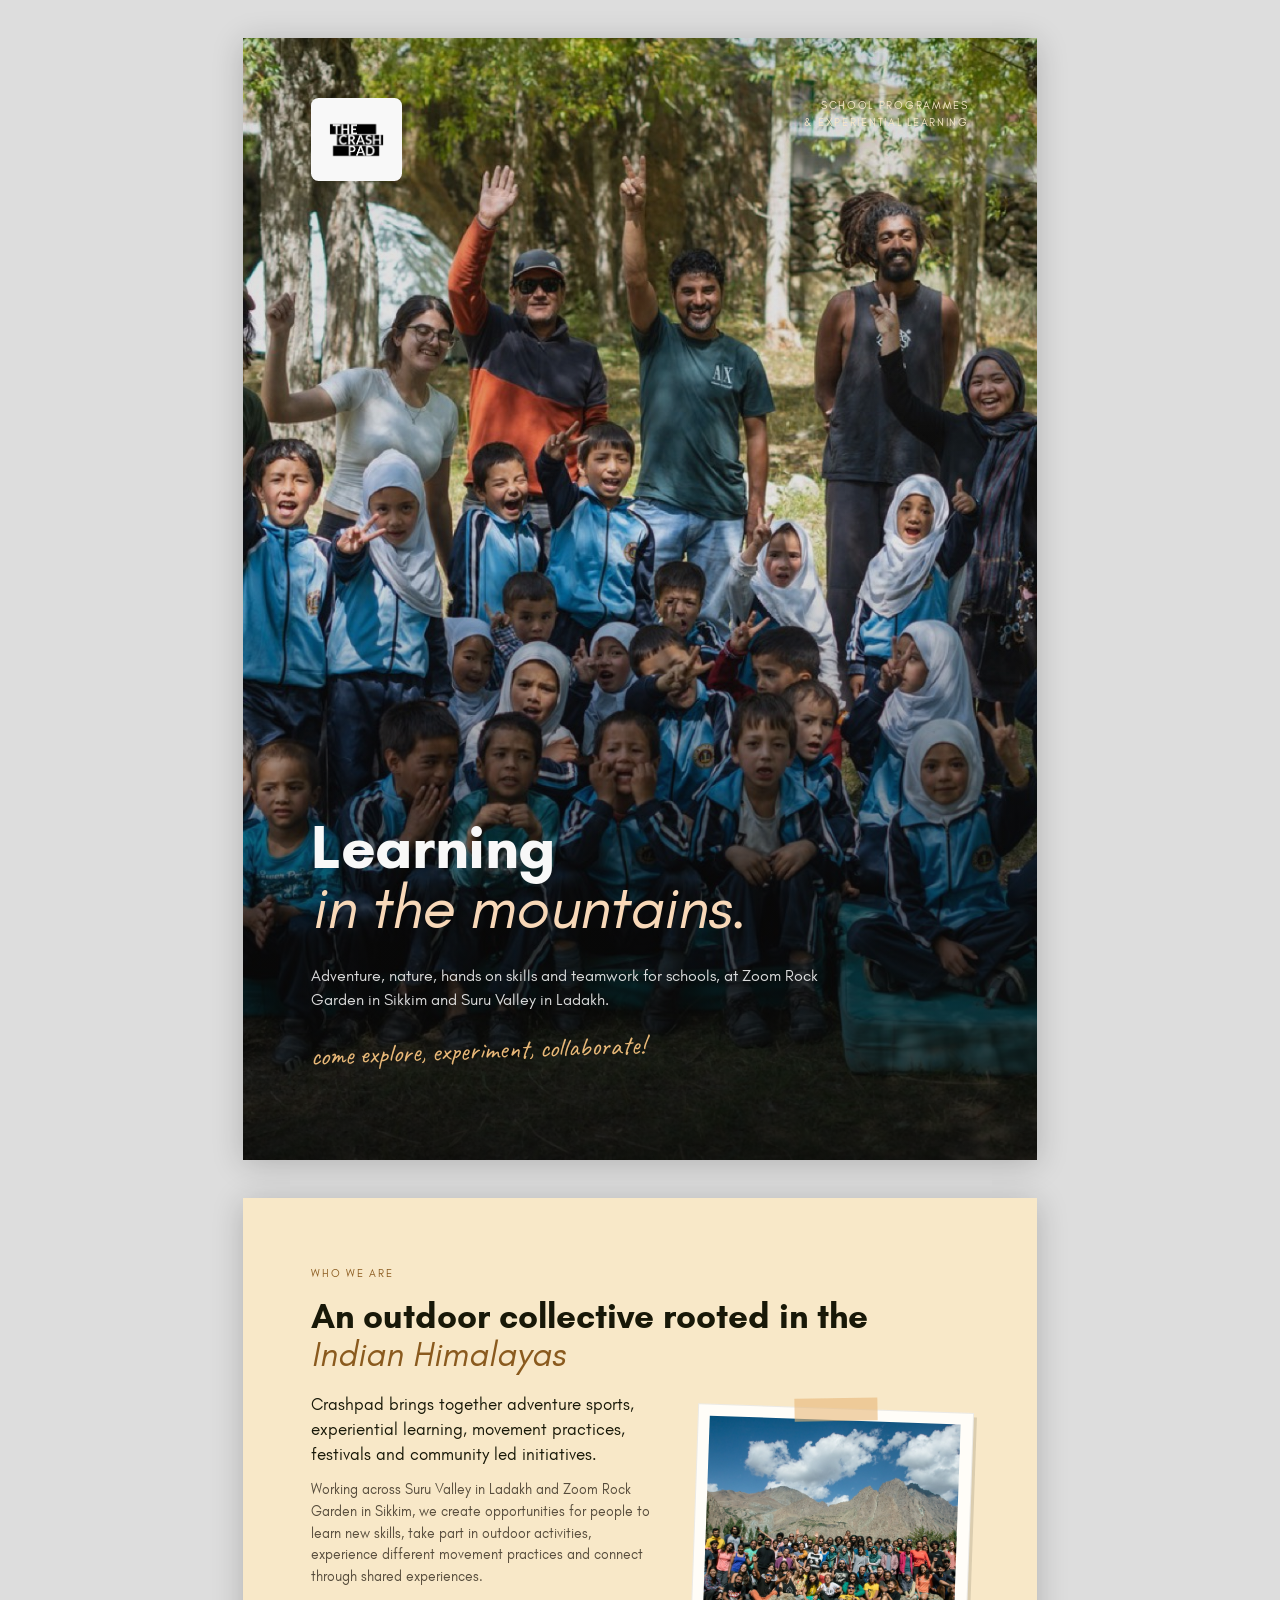
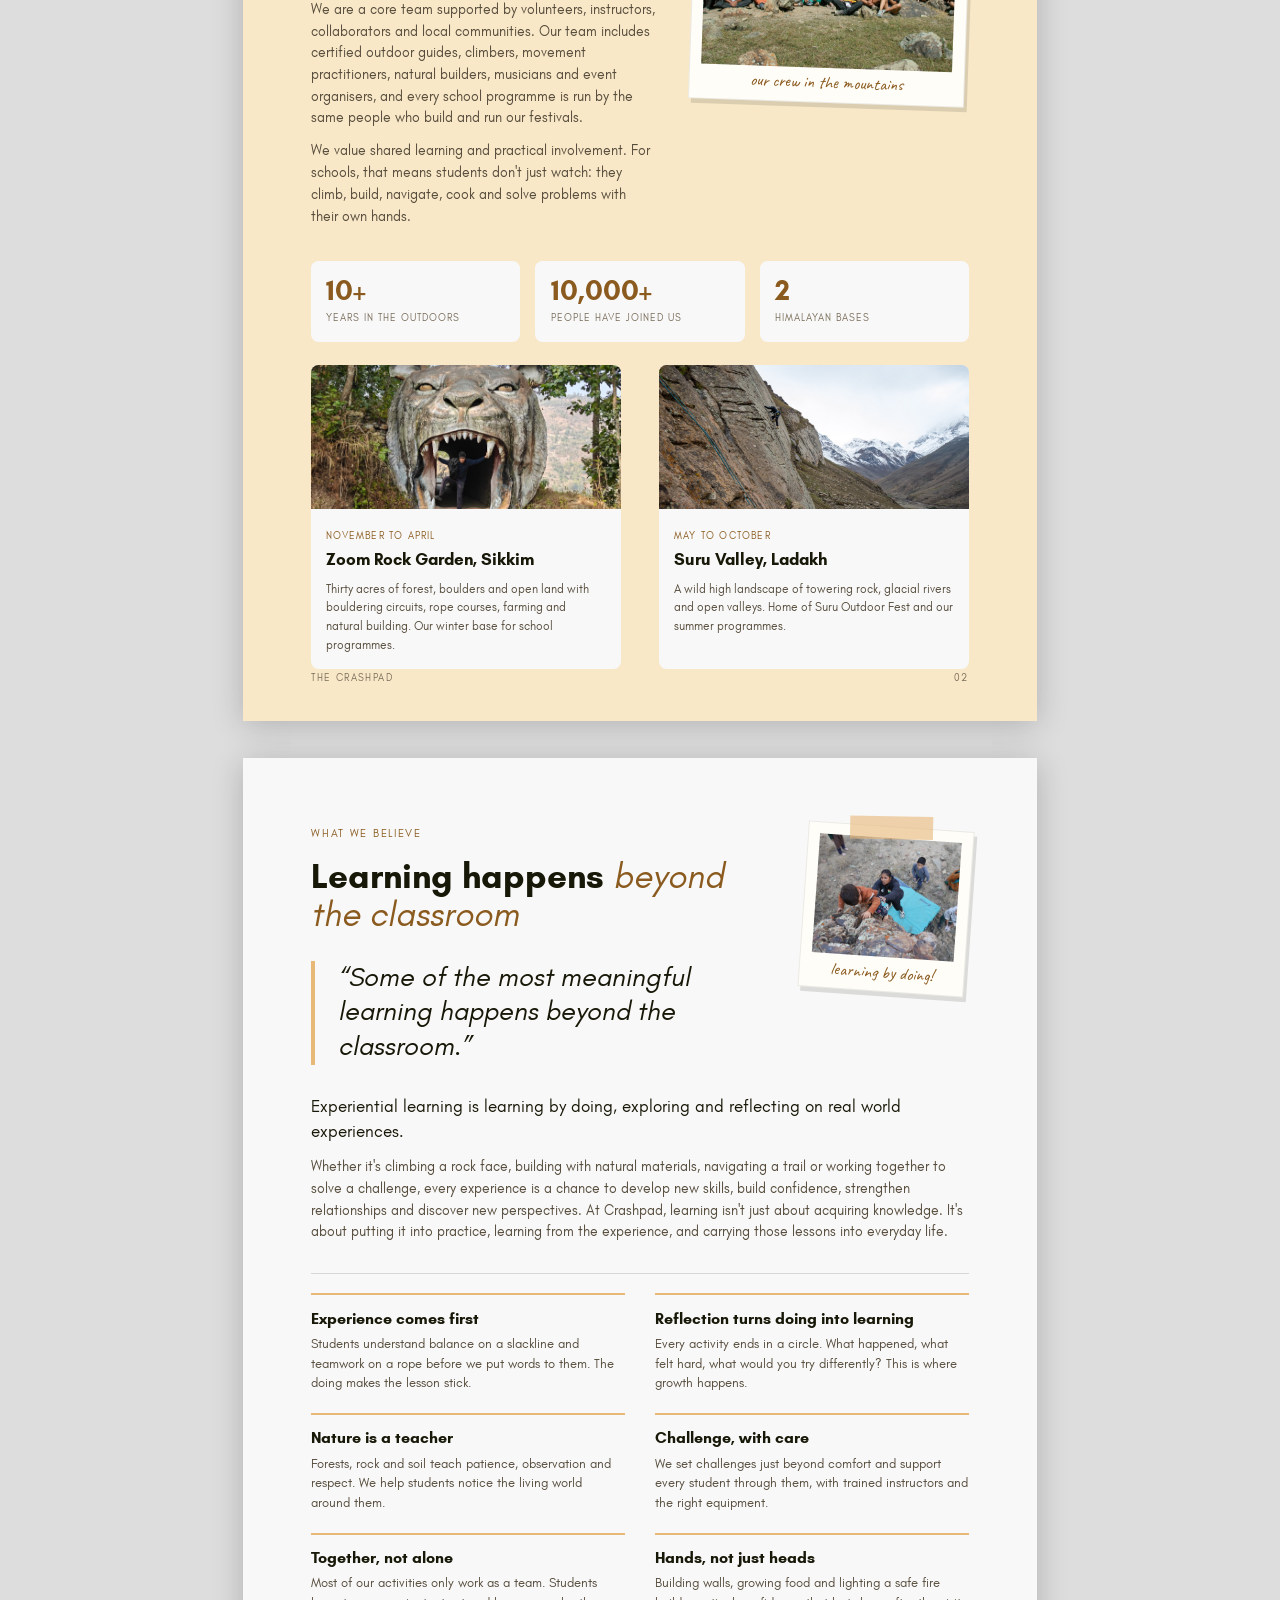
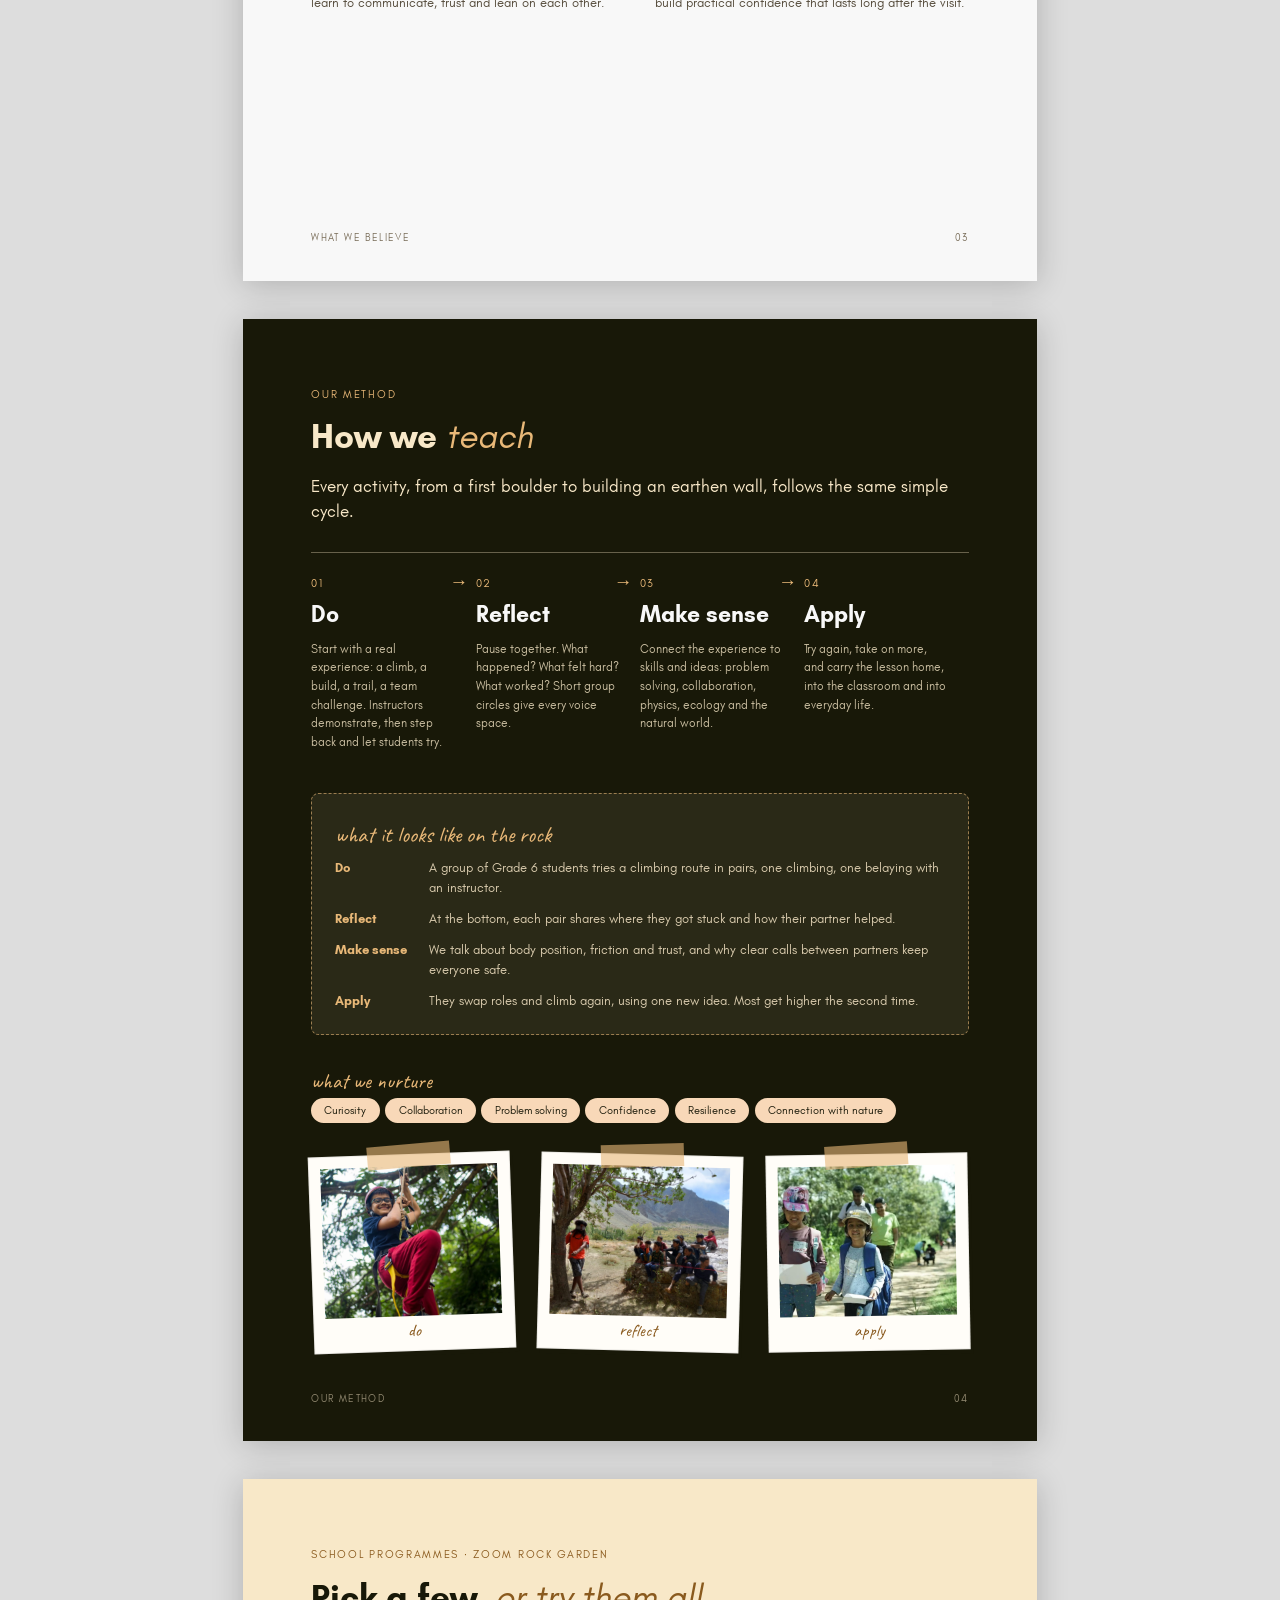
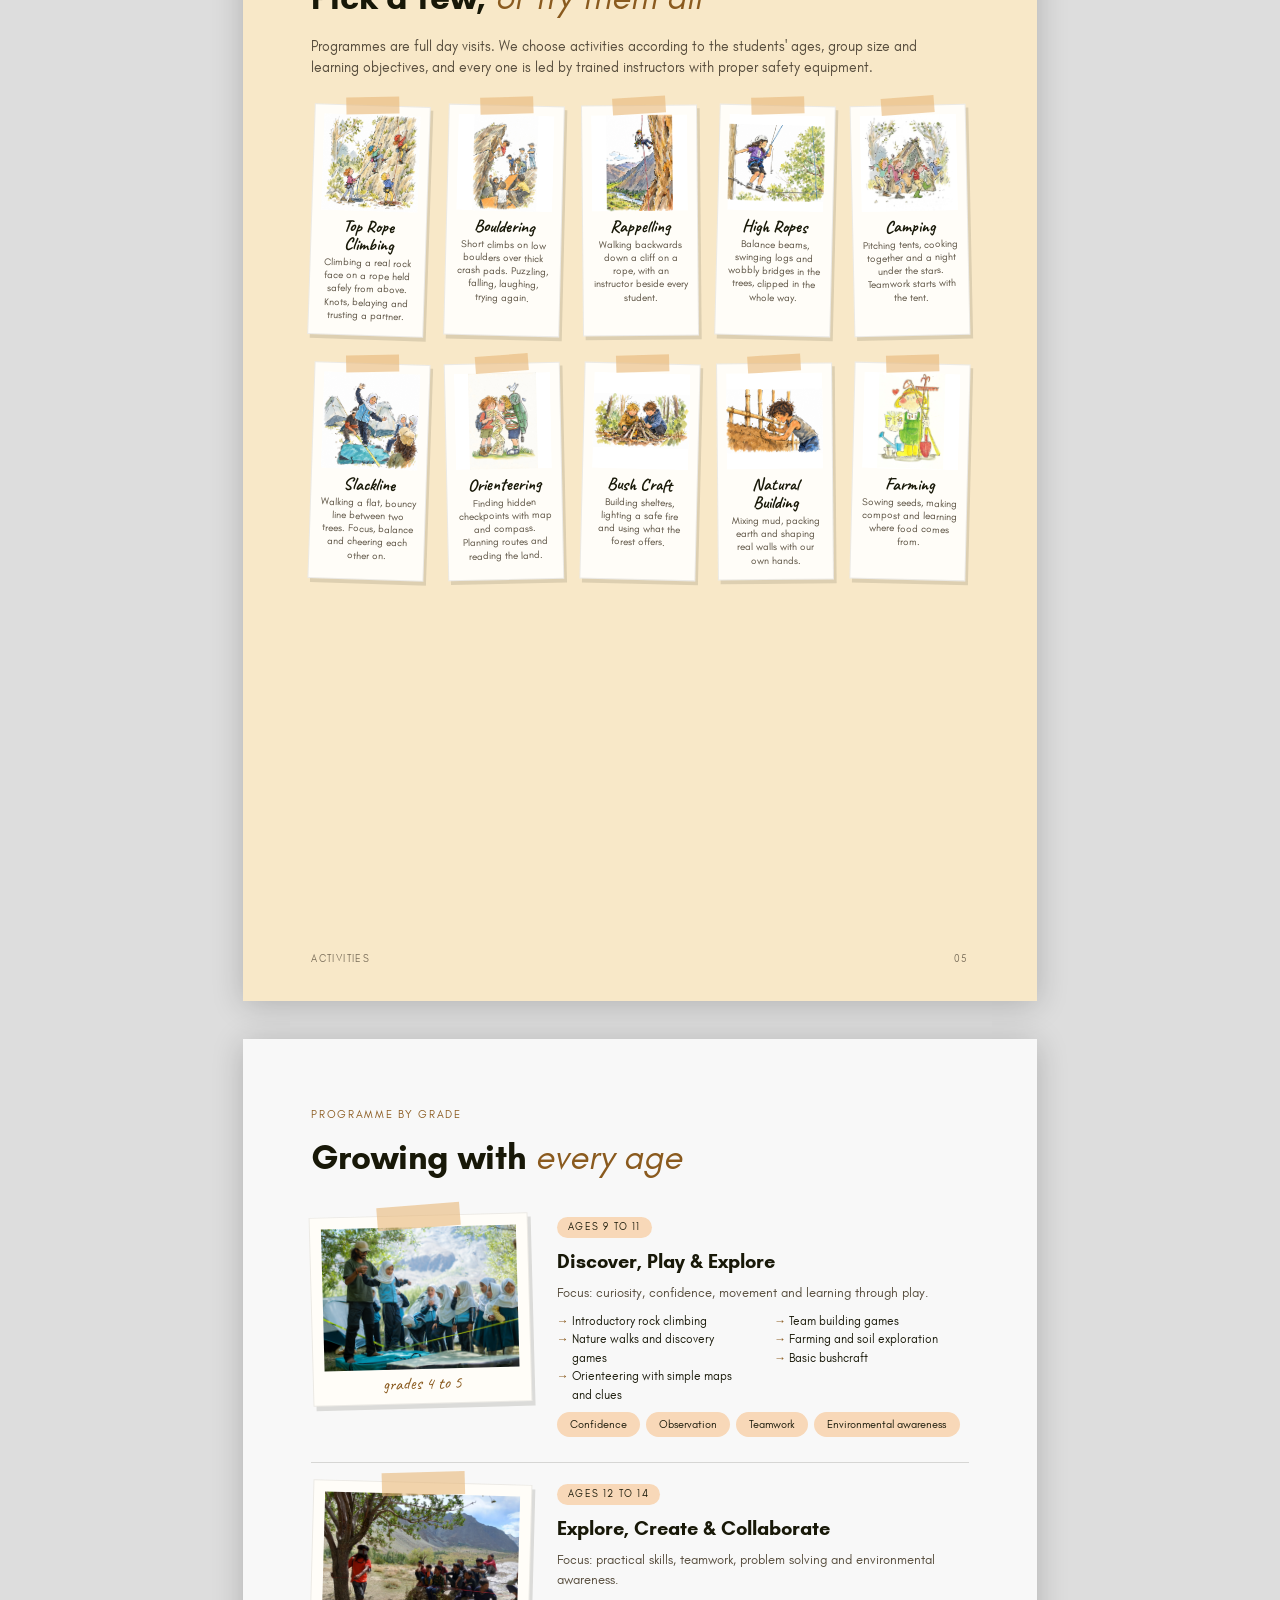
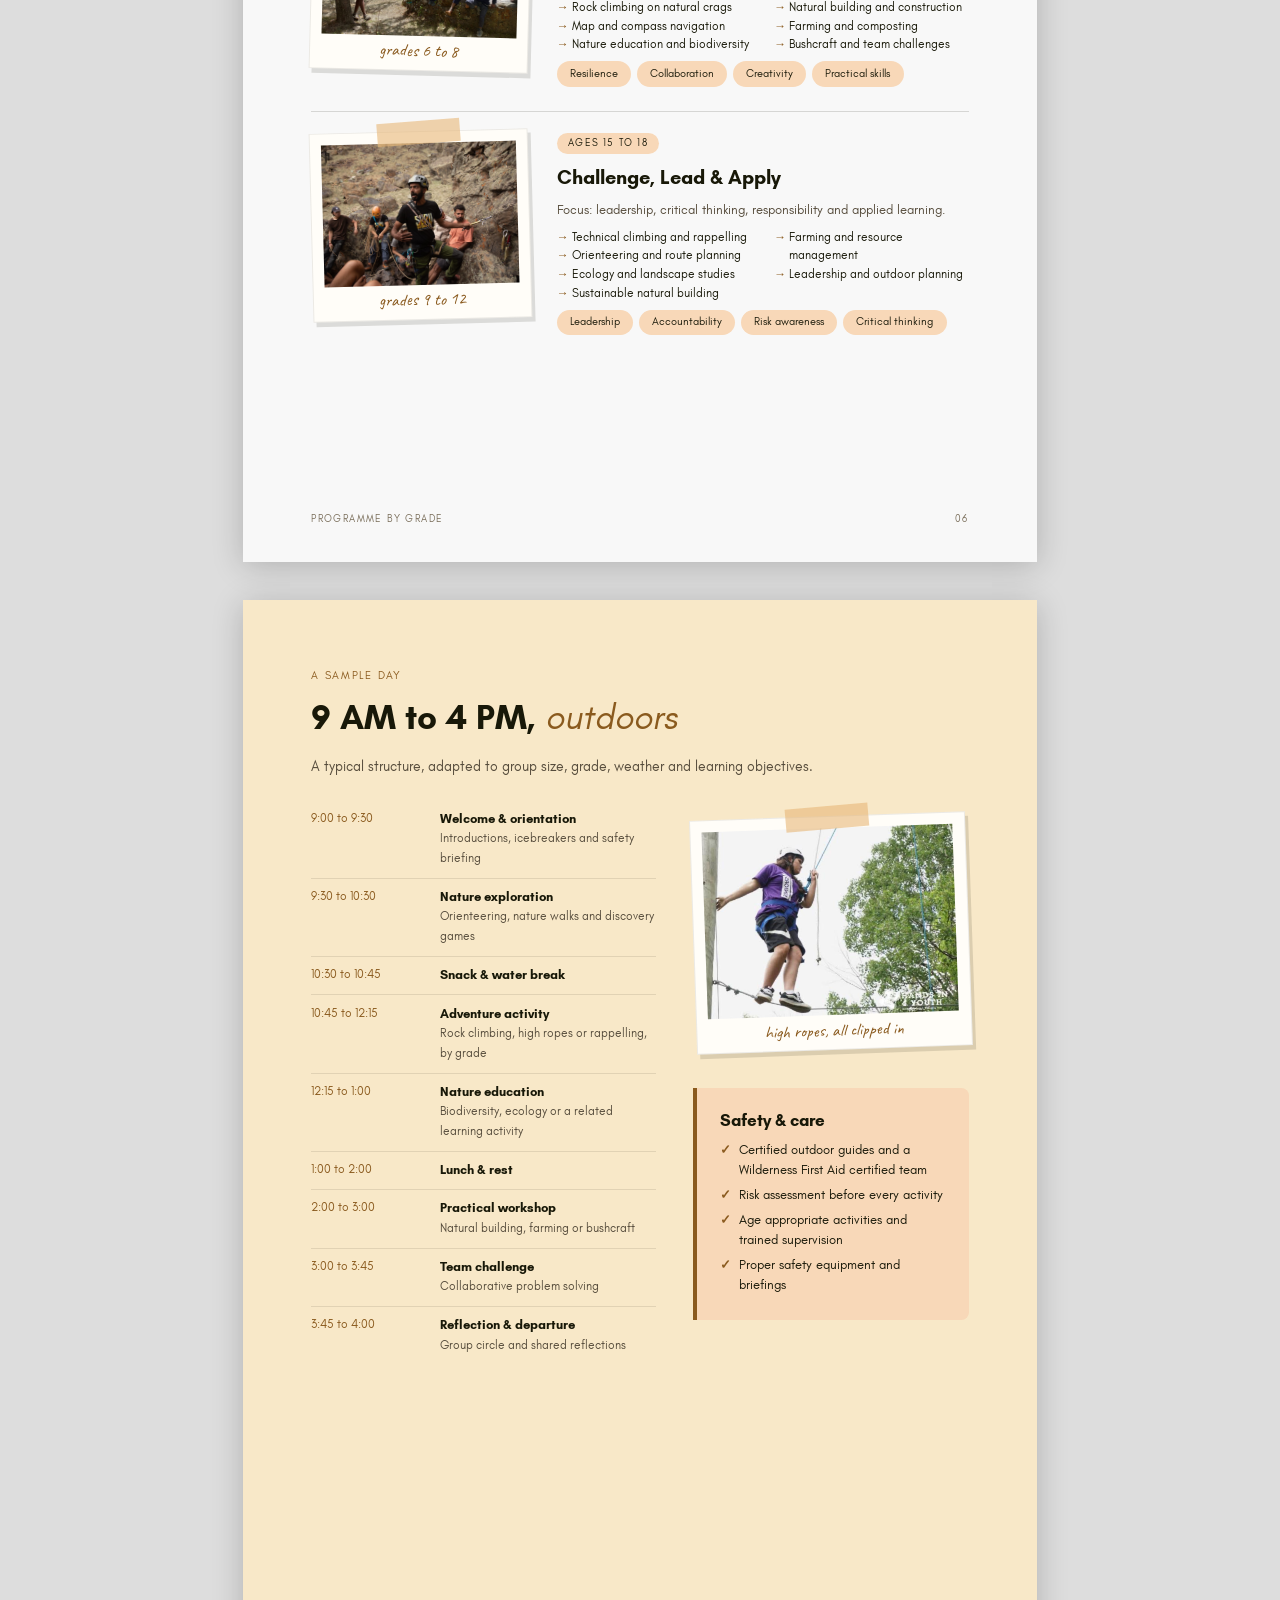
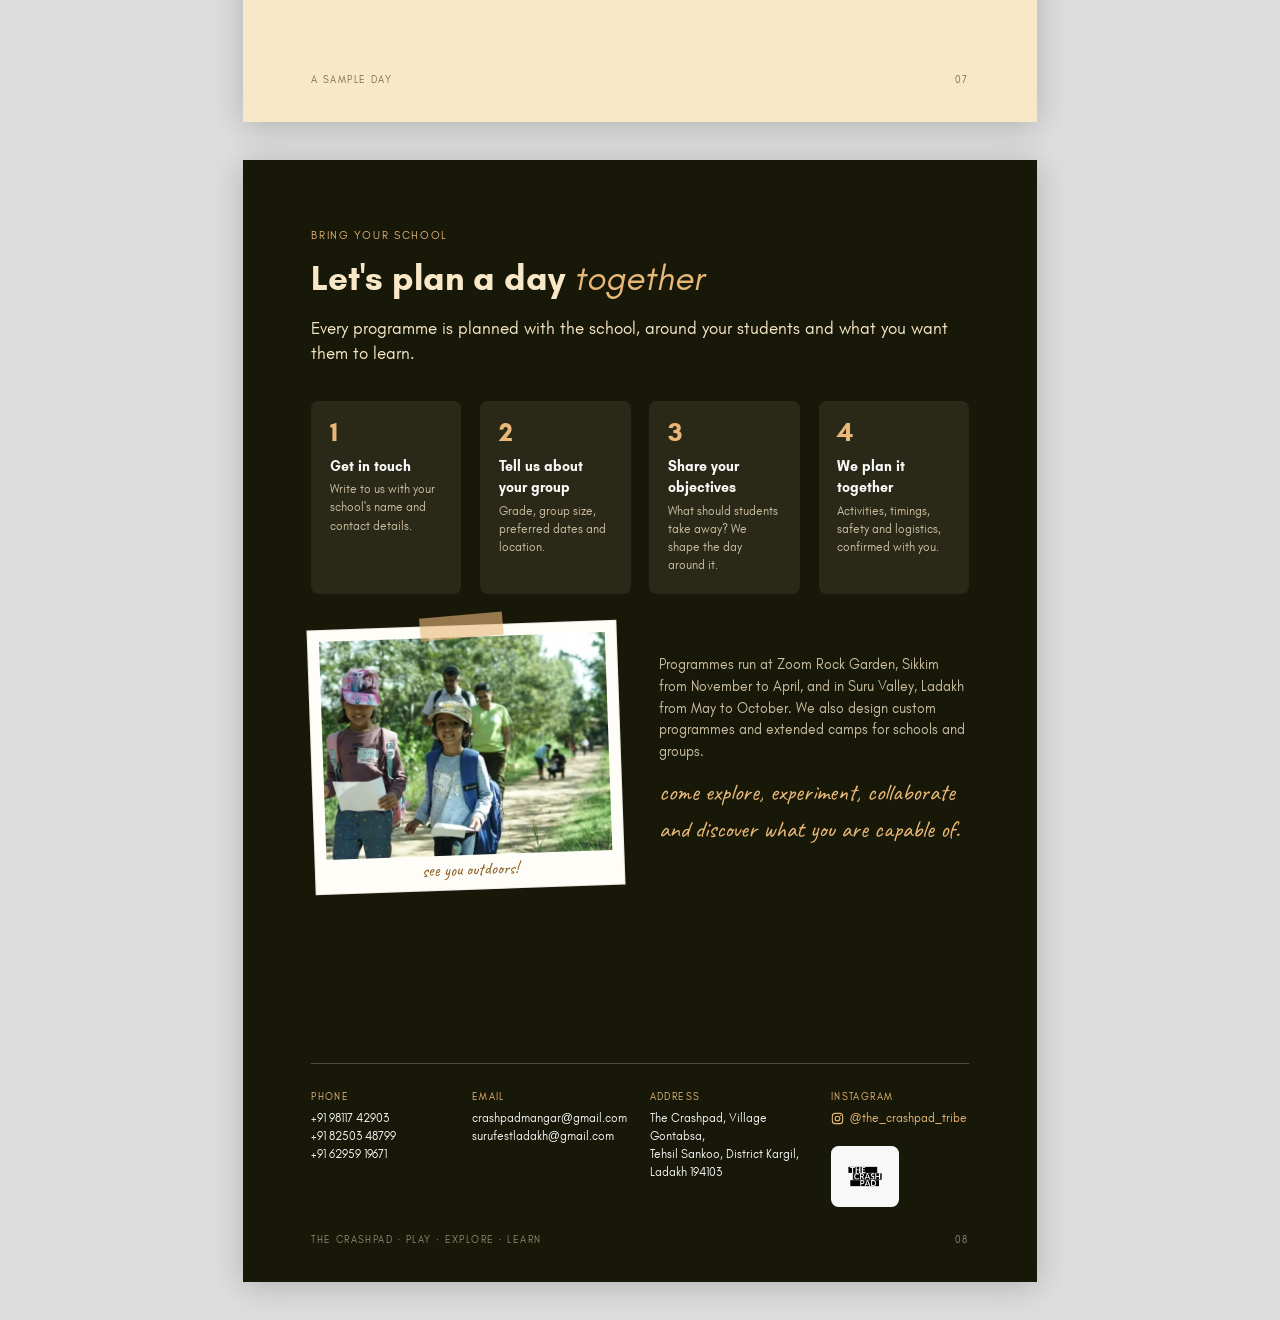
<file: brochure/learning-brochure.html>
<!DOCTYPE html>
<html lang="en">
<head>
<meta charset="UTF-8">
<title>The Crashpad | Learning in the Mountains</title>
<!--
  Source for assets/docs/crashpad-learning-brochure.pdf
  Re-export with:  ./scripts/build-brochure.sh
-->
<style>
@import url('https://fonts.googleapis.com/css2?family=Caveat:wght@500;700&display=swap');
@font-face { font-family: 'Glacial Indifference'; font-weight: 400; src: url('../assets/fonts/glacial-indifference-400.woff2') format('woff2');  unicode-range: U+0000-003F, U+0041-FFFF; }
@font-face { font-family: 'Glacial Indifference'; font-style: italic; font-weight: 400; src: url('../assets/fonts/glacial-indifference-400italic.woff2') format('woff2');  unicode-range: U+0000-003F, U+0041-FFFF; }
@font-face { font-family: 'Glacial Indifference'; font-weight: 700; src: url('../assets/fonts/glacial-indifference-700.woff2') format('woff2');  unicode-range: U+0000-003F, U+0041-FFFF; }

:root {
  --white: #F8F8F8; --cream: #F8E8C8; --sand: #F8D8B8; --tan: #E8B878; --ink: #181808;
  --accent: #8A5A1E; --muted: #554B3B; --subtle: #786C58; --paper: #FFFDF8;
  --main: 'Glacial Indifference', 'Avenir Next', 'Century Gothic', sans-serif;
  --hand: 'Caveat', 'Bradley Hand', cursive;
}
@page { size: A4; margin: 0; }
* { box-sizing: border-box; margin: 0; padding: 0; }
html, body { background: #ddd; }
body { font-family: var(--main); color: var(--ink); font-size: 10.5pt; line-height: 1.55; -webkit-print-color-adjust: exact; print-color-adjust: exact; }
img { display: block; max-width: 100%; }
ul, ol { list-style: none; }

.page {
  width: 210mm; height: 297mm; overflow: hidden; position: relative;
  padding: 18mm 18mm 16mm; background: var(--cream); page-break-after: always; break-after: page;
  display: flex; flex-direction: column;
}
.page:last-child { page-break-after: auto; break-after: auto; }
.page.white { background: var(--white); }
.page.ink { background: var(--ink); color: var(--cream); }
@media screen { .page { margin: 10mm auto; box-shadow: 0 4px 30px rgba(0,0,0,.2); } }

.folio { position: absolute; bottom: 9mm; left: 18mm; right: 18mm; display: flex; justify-content: space-between;
  font-size: 7.5pt; letter-spacing: .14em; text-transform: uppercase; color: var(--subtle); }
.ink .folio { color: rgba(248,232,200,.55); }

.eyebrow { font-size: 8pt; letter-spacing: .16em; text-transform: uppercase; color: var(--accent); margin-bottom: 4mm; display: block; }
.ink .eyebrow { color: var(--tan); }
h1 { font-size: 40pt; line-height: 1.02; font-weight: 700; letter-spacing: -.01em; }
h2 { font-size: 26pt; line-height: 1.1; font-weight: 700; margin-bottom: 5mm; }
h2 em, h1 em { font-style: italic; font-weight: 400; color: var(--accent); }
.ink h2 em, .ink h1 em { color: var(--tan); }
h3 { font-size: 13pt; font-weight: 700; margin-bottom: 2mm; }
p { margin-bottom: 3mm; color: var(--muted); }
.ink p { color: rgba(248,232,200,.8); }
.lead { font-size: 12.5pt; line-height: 1.5; color: var(--ink); }
.hand { font-family: var(--hand); color: var(--accent); }

/* polaroid prints with tape */
.print { background: var(--paper); padding: 3mm 3mm 9mm; box-shadow: .8mm 1.2mm 0 rgba(24,24,8,.13); border: .25mm solid rgba(24,24,8,.08); position: relative; }
.print::before { content: ''; position: absolute; top: -3mm; left: 50%; width: 22mm; height: 6mm; transform: translateX(-50%) rotate(-3deg); background: rgba(232,184,120,.6); }
.print img { width: 100%; height: 100%; object-fit: cover; }
.print .cap { position: absolute; left: 0; right: 0; bottom: 1.5mm; text-align: center; font-family: var(--hand); font-size: 13pt; color: var(--accent); }

.pill { display: inline-block; padding: 1mm 3.5mm; border-radius: 99px; background: var(--sand); font-size: 8.5pt; margin: 0 1.5mm 1.5mm 0; color: var(--ink); }
.rule { height: 1px; background: rgba(24,24,8,.15); margin: 5mm 0; }

/* ---------- cover */
.cover { padding: 0; background: var(--ink); color: var(--cream); }
.cover-photo { position: absolute; inset: 0; }
.cover-photo img { width: 100%; height: 100%; object-fit: cover; object-position: 40% 50%; }
.cover-photo::after { content: ''; position: absolute; inset: 0; background: linear-gradient(180deg, rgba(8,8,8,.15) 0%, rgba(8,8,8,.1) 45%, rgba(8,8,8,.85) 100%); }
.cover-top { position: relative; z-index: 1; padding: 16mm 18mm 0; display: flex; justify-content: space-between; align-items: flex-start; }
.cover-top .logo { background: var(--white); padding: 3mm 4mm; border-radius: 2mm; height: 22mm; width: auto; }
.cover-top .tag { font-size: 8pt; letter-spacing: .16em; text-transform: uppercase; color: var(--cream); text-align: right; }
.cover-body { position: relative; z-index: 1; margin-top: auto; padding: 0 18mm 22mm; }
.cover-body h1 { color: var(--white); font-size: 46pt; }
.cover-body h1 em { color: var(--sand); display: block; }
.cover-body .sub { margin-top: 6mm; font-size: 12pt; color: rgba(248,248,248,.88); max-width: 140mm; }
.cover-body .hand { color: var(--tan); font-size: 20pt; display: block; margin-top: 6mm; transform: rotate(-2deg); transform-origin: left; }

/* ---------- two column layouts */
.cols { display: grid; grid-template-columns: 1fr 1fr; gap: 10mm; }
.cols-60 { display: grid; grid-template-columns: 1.25fr 1fr; gap: 10mm; }

.stats { display: grid; grid-template-columns: repeat(3, 1fr); gap: 4mm; margin: 6mm 0; }
.stats div { background: var(--white); border-radius: 2mm; padding: 4mm; }
.stats strong { display: block; font-size: 22pt; color: var(--accent); line-height: 1; }
.stats span { font-size: 7.5pt; letter-spacing: .1em; text-transform: uppercase; color: var(--subtle); }

.base { background: var(--white); border-radius: 2mm; overflow: hidden; }
.base img { height: 38mm; width: 100%; object-fit: cover; }
.base div { padding: 4mm; }
.base small { font-size: 7.5pt; letter-spacing: .12em; text-transform: uppercase; color: var(--accent); }

/* ---------- beliefs */
.quote { font-size: 20pt; line-height: 1.3; font-style: italic; border-left: 1.2mm solid var(--tan); padding-left: 6mm; margin: 2mm 0 8mm; color: var(--ink); }
.beliefs { display: grid; grid-template-columns: 1fr 1fr; gap: 5mm 8mm; }
.beliefs li { padding-top: 3mm; border-top: .6mm solid var(--tan); }
.beliefs li strong { display: block; font-size: 12pt; margin-bottom: 1mm; }
.beliefs li p { font-size: 9.5pt; margin: 0; }

/* ---------- method cycle */
.cycle { display: grid; grid-template-columns: repeat(4, 1fr); gap: 0; margin: 4mm 0 8mm; border-top: .3mm solid rgba(248,232,200,.35); }
.cycle li { padding: 5mm 5mm 0 0; position: relative; }
.cycle li:not(:last-child)::after { content: '\2192'; position: absolute; right: 2mm; top: 4mm; color: var(--tan); font-size: 14pt; }
.cycle .n { font-size: 8pt; letter-spacing: .14em; color: var(--tan); }
.cycle strong { display: block; font-size: 17pt; margin: 1mm 0 2mm; color: var(--white); }
.cycle p { font-size: 9pt; }
.example { background: rgba(248,232,200,.08); border: .3mm dashed rgba(232,184,120,.6); border-radius: 2mm; padding: 6mm; }
.example .hand { color: var(--tan); font-size: 17pt; display: block; margin-bottom: 2mm; }
.example ol { counter-reset: ex; display: grid; gap: 3mm; }
.example li { counter-increment: ex; display: grid; grid-template-columns: 22mm 1fr; gap: 3mm; font-size: 9.5pt; color: rgba(248,232,200,.85); }
.example li strong { color: var(--tan); }

/* ---------- activity board */
.board { display: grid; grid-template-columns: repeat(5, 1fr); gap: 7mm 5mm; margin-top: 4mm; }
.act { background: var(--paper); padding: 2.5mm 2.5mm 3mm; box-shadow: .7mm 1mm 0 rgba(24,24,8,.12); border: .25mm solid rgba(24,24,8,.08); position: relative; transform: rotate(var(--t, -1.2deg)); }
.act:nth-child(2n) { --t: 1.4deg; } .act:nth-child(3n) { --t: -.5deg; } .act:nth-child(5n+1) { --t: 1.9deg; }
.act::before { content: ''; position: absolute; top: -2.5mm; left: 50%; width: 14mm; height: 4.5mm; transform: translateX(-50%) rotate(-3deg); background: rgba(232,184,120,.6); }
.act img { width: 100%; aspect-ratio: 1; object-fit: contain; background: #fff; }
.act b { display: block; font-family: var(--hand); font-size: 13pt; text-align: center; line-height: 1.05; margin: 1.5mm 0 1mm; color: var(--ink); }
.act span { display: block; font-size: 7.4pt; line-height: 1.35; color: var(--muted); text-align: center; }

/* ---------- grades */
.grade { display: grid; grid-template-columns: 58mm 1fr; gap: 7mm; padding: 5mm 0; border-top: .3mm solid rgba(24,24,8,.15); }
.grade:first-of-type { border-top: 0; }
.grade .print { height: 50mm; transform: rotate(-1.5deg); }
.grade:nth-of-type(2) .print { transform: rotate(1.5deg); }
.grade .badge { display: inline-block; font-size: 7.5pt; letter-spacing: .12em; text-transform: uppercase; background: var(--sand); padding: .8mm 3mm; border-radius: 99px; margin-bottom: 2mm; }
.grade h3 { font-size: 15pt; }
.grade .focus { font-size: 9.5pt; margin-bottom: 2mm; }
.grade ul { columns: 2; column-gap: 6mm; font-size: 9pt; margin-bottom: 2mm; }
.grade ul li { padding-left: 4mm; position: relative; color: var(--ink); break-inside: avoid; }
.grade ul li::before { content: '\2192'; position: absolute; left: 0; color: var(--accent); }

/* ---------- day + safety */
.sched li { display: grid; grid-template-columns: 30mm 1fr; gap: 4mm; padding: 2.4mm 0; border-bottom: .3mm solid rgba(24,24,8,.1); font-size: 9.5pt; }
.sched li:last-child { border-bottom: 0; }
.sched .t { color: var(--accent); }
.sched strong { display: block; }
.sched span { color: var(--muted); font-size: 8.8pt; }
.safety { background: var(--sand); border-left: 1.2mm solid var(--accent); padding: 5mm 6mm; border-radius: 0 2mm 2mm 0; }
.safety li { padding-left: 5mm; position: relative; font-size: 9.5pt; margin-bottom: 1.5mm; }
.safety li::before { content: '\2713'; position: absolute; left: 0; color: var(--accent); font-weight: 700; }

/* ---------- back page */
.steps { display: grid; grid-template-columns: repeat(4, 1fr); gap: 5mm; margin: 6mm 0 8mm; }
.steps li { background: rgba(248,232,200,.08); border-radius: 2mm; padding: 5mm; }
.steps .n { font-size: 20pt; color: var(--tan); font-weight: 700; line-height: 1; }
.steps strong { display: block; color: var(--white); margin: 2mm 0 1mm; }
.steps p { font-size: 8.8pt; margin: 0; }
.contact { display: grid; grid-template-columns: 1fr 1.1fr 1.15fr 1fr; gap: 6mm; margin-top: auto; margin-bottom: 4mm; padding-top: 7mm; border-top: .3mm solid rgba(248,232,200,.25); }
.contact p { font-size: 9pt; color: var(--white); margin: 1mm 0 0; line-height: 1.5; }
.contact .ig { display: flex; align-items: center; gap: 1.5mm; color: var(--tan); }
.contact .back-logo { height: 16mm; margin-top: 5mm; }
.contact small { font-size: 7.5pt; letter-spacing: .14em; text-transform: uppercase; color: var(--tan); display: block; }
.contact strong { font-size: 13pt; color: var(--white); }
.method-photos { display: grid; grid-template-columns: repeat(3, 1fr); gap: 7mm; margin-top: auto; margin-bottom: 8mm; }
.method-photos .print { height: 52mm; }
.back-logo { height: 24mm; width: auto; background: var(--white); padding: 3mm 4mm; border-radius: 2mm; }
</style>
</head>
<body>

<!-- 1 · COVER -->
<section class="page cover">
  <div class="cover-photo"><img src="../assets/img/Suru_images/img-10-image-crop-0ef8b.jpg" alt=""></div>
  <div class="cover-top">
    <img class="logo" src="../assets/img/Logo_images/crashpadlogo.png" alt="The Crashpad">
    <div class="tag">School programmes<br>&amp; experiential learning</div>
  </div>
  <div class="cover-body">
    <h1>Learning<em>in the mountains.</em></h1>
    <p class="sub">Adventure, nature, hands on skills and teamwork for schools, at Zoom Rock Garden in Sikkim and Suru Valley in Ladakh.</p>
    <span class="hand">come explore, experiment, collaborate!</span>
  </div>
</section>

<!-- 2 · WHO WE ARE -->
<section class="page">
  <span class="eyebrow">Who we are</span>
  <h2>An outdoor collective rooted in the <em>Indian Himalayas</em></h2>
  <div class="cols-60">
    <div>
      <p class="lead">Crashpad brings together adventure sports, experiential learning, movement practices, festivals and community led initiatives.</p>
      <p>Working across Suru Valley in Ladakh and Zoom Rock Garden in Sikkim, we create opportunities for people to learn new skills, take part in outdoor activities, experience different movement practices and connect through shared experiences.</p>
      <p>We are a core team supported by volunteers, instructors, collaborators and local communities. Our team includes certified outdoor guides, climbers, movement practitioners, natural builders, musicians and event organisers, and every school programme is run by the same people who build and run our festivals.</p>
      <p>We value shared learning and practical involvement. For schools, that means students don't just watch: they climb, build, navigate, cook and solve problems with their own hands.</p>
    </div>
    <div class="print" style="height: 78mm; transform: rotate(2deg); margin-top: 4mm;">
      <img src="../assets/img/community/s-fst-s-ch.jpg" alt="">
      <span class="cap">our crew in the mountains</span>
    </div>
  </div>
  <div class="stats">
    <div><strong>10+</strong><span>Years in the outdoors</span></div>
    <div><strong>10,000+</strong><span>People have joined us</span></div>
    <div><strong>2</strong><span>Himalayan bases</span></div>
  </div>
  <div class="cols">
    <div class="base">
      <img src="../assets/img/ZLS/whatsapp-image-2026-10-11-at-18-20-20.jpg" alt="">
      <div><small>November to April</small><h3>Zoom Rock Garden, Sikkim</h3><p style="margin:0; font-size:9pt;">Thirty acres of forest, boulders and open land with bouldering circuits, rope courses, farming and natural building. Our winter base for school programmes.</p></div>
    </div>
    <div class="base">
      <img src="../assets/img/suru_collage/dsc08720.jpg" alt="">
      <div><small>May to October</small><h3>Suru Valley, Ladakh</h3><p style="margin:0; font-size:9pt;">A wild high landscape of towering rock, glacial rivers and open valleys. Home of Suru Outdoor Fest and our summer programmes.</p></div>
    </div>
  </div>
  <div class="folio"><span>The Crashpad</span><span>02</span></div>
</section>

<!-- 3 · WHAT WE BELIEVE -->
<section class="page white">
  <span class="eyebrow">What we believe</span>
  <h2 style="max-width: 120mm;">Learning happens <em>beyond the classroom</em></h2>
  <p class="quote" style="max-width: 120mm;">“Some of the most meaningful learning happens beyond the classroom.”</p>
  <p class="lead">Experiential learning is learning by doing, exploring and reflecting on real world experiences.</p>
  <p>Whether it's climbing a rock face, building with natural materials, navigating a trail or working together to solve a challenge, every experience is a chance to develop new skills, build confidence, strengthen relationships and discover new perspectives. At Crashpad, learning isn't just about acquiring knowledge. It's about putting it into practice, learning from the experience, and carrying those lessons into everyday life.</p>
  <div class="rule"></div>
  <ul class="beliefs">
    <li><strong>Experience comes first</strong><p>Students understand balance on a slackline and teamwork on a rope before we put words to them. The doing makes the lesson stick.</p></li>
    <li><strong>Reflection turns doing into learning</strong><p>Every activity ends in a circle. What happened, what felt hard, what would you try differently? This is where growth happens.</p></li>
    <li><strong>Nature is a teacher</strong><p>Forests, rock and soil teach patience, observation and respect. We help students notice the living world around them.</p></li>
    <li><strong>Challenge, with care</strong><p>We set challenges just beyond comfort and support every student through them, with trained instructors and the right equipment.</p></li>
    <li><strong>Together, not alone</strong><p>Most of our activities only work as a team. Students learn to communicate, trust and lean on each other.</p></li>
    <li><strong>Hands, not just heads</strong><p>Building walls, growing food and lighting a safe fire build practical confidence that lasts long after the visit.</p></li>
  </ul>
  <div class="print" style="position:absolute; right: 18mm; top: 18mm; width: 44mm; height: 44mm; transform: rotate(4deg);">
    <img src="../assets/img/NaturalBuilding_images/0y9a2156.jpg" alt="">
    <span class="cap">learning by doing!</span>
  </div>
  <div class="folio"><span>What we believe</span><span>03</span></div>
</section>

<!-- 4 · OUR METHOD -->
<section class="page ink">
  <span class="eyebrow">Our method</span>
  <h2>How we <em>teach</em></h2>
  <p class="lead" style="color: var(--cream);">Every activity, from a first boulder to building an earthen wall, follows the same simple cycle.</p>
  <ol class="cycle">
    <li><span class="n">01</span><strong>Do</strong><p>Start with a real experience: a climb, a build, a trail, a team challenge. Instructors demonstrate, then step back and let students try.</p></li>
    <li><span class="n">02</span><strong>Reflect</strong><p>Pause together. What happened? What felt hard? What worked? Short group circles give every voice space.</p></li>
    <li><span class="n">03</span><strong>Make sense</strong><p>Connect the experience to skills and ideas: problem solving, collaboration, physics, ecology and the natural world.</p></li>
    <li><span class="n">04</span><strong>Apply</strong><p>Try again, take on more, and carry the lesson home, into the classroom and into everyday life.</p></li>
  </ol>
  <div class="example">
    <span class="hand">what it looks like on the rock</span>
    <ol>
      <li><strong>Do</strong><span>A group of Grade 6 students tries a climbing route in pairs, one climbing, one belaying with an instructor.</span></li>
      <li><strong>Reflect</strong><span>At the bottom, each pair shares where they got stuck and how their partner helped.</span></li>
      <li><strong>Make sense</strong><span>We talk about body position, friction and trust, and why clear calls between partners keep everyone safe.</span></li>
      <li><strong>Apply</strong><span>They swap roles and climb again, using one new idea. Most get higher the second time.</span></li>
    </ol>
  </div>
  <div style="margin-top: 8mm;">
    <span class="hand" style="font-size: 16pt; color: var(--tan);">what we nurture</span><br>
    <span class="pill">Curiosity</span><span class="pill">Collaboration</span><span class="pill">Problem solving</span><span class="pill">Confidence</span><span class="pill">Resilience</span><span class="pill">Connection with nature</span>
  </div>
  <div class="method-photos">
    <div class="print" style="transform: rotate(-2deg);"><img src="../assets/img/Students_images/img-1095.jpg" alt=""><span class="cap">do</span></div>
    <div class="print" style="transform: rotate(1.5deg);"><img src="../assets/img/Learning_images/grade6-8.jpg" alt=""><span class="cap">reflect</span></div>
    <div class="print" style="transform: rotate(-1deg);"><img src="../assets/img/Students_images/img-1099.jpg" alt=""><span class="cap">apply</span></div>
  </div>
  <div class="folio"><span>Our method</span><span>04</span></div>
</section>

<!-- 5 · ACTIVITIES -->
<section class="page">
  <span class="eyebrow">School programmes · Zoom Rock Garden</span>
  <h2>Pick a few, <em>or try them all</em></h2>
  <p>Programmes are full day visits. We choose activities according to the students' ages, group size and learning objectives, and every one is led by trained instructors with proper safety equipment.</p>
  <div class="board">
    <div class="act"><img src="../assets/img/Learning_images/top-rope-climbing.jpg" alt=""><b>Top Rope Climbing</b><span>Climbing a real rock face on a rope held safely from above. Knots, belaying and trusting a partner.</span></div>
    <div class="act"><img src="../assets/img/Learning_images/bouldering.jpg" alt=""><b>Bouldering</b><span>Short climbs on low boulders over thick crash pads. Puzzling, falling, laughing, trying again.</span></div>
    <div class="act"><img src="../assets/img/Learning_images/rappelling.jpg" alt=""><b>Rappelling</b><span>Walking backwards down a cliff on a rope, with an instructor beside every student.</span></div>
    <div class="act"><img src="../assets/img/Learning_images/high-ropes.jpg" alt=""><b>High Ropes</b><span>Balance beams, swinging logs and wobbly bridges in the trees, clipped in the whole way.</span></div>
    <div class="act"><img src="../assets/img/Learning_images/camping.jpg" alt=""><b>Camping</b><span>Pitching tents, cooking together and a night under the stars. Teamwork starts with the tent.</span></div>
    <div class="act"><img src="../assets/img/Learning_images/slackline.jpg" alt=""><b>Slackline</b><span>Walking a flat, bouncy line between two trees. Focus, balance and cheering each other on.</span></div>
    <div class="act"><img src="../assets/img/Learning_images/orienteering.jpg" alt=""><b>Orienteering</b><span>Finding hidden checkpoints with map and compass. Planning routes and reading the land.</span></div>
    <div class="act"><img src="../assets/img/Learning_images/bushcraft.jpg" alt=""><b>Bush Craft</b><span>Building shelters, lighting a safe fire and using what the forest offers.</span></div>
    <div class="act"><img src="../assets/img/Learning_images/naturalbuilding.jpg" alt=""><b>Natural Building</b><span>Mixing mud, packing earth and shaping real walls with our own hands.</span></div>
    <div class="act"><img src="../assets/img/Learning_images/farming.jpg" alt=""><b>Farming</b><span>Sowing seeds, making compost and learning where food comes from.</span></div>
  </div>
  <div class="folio"><span>Activities</span><span>05</span></div>
</section>

<!-- 6 · BY GRADE -->
<section class="page white">
  <span class="eyebrow">Programme by grade</span>
  <h2>Growing with <em>every age</em></h2>
  <div class="grade">
    <div class="print"><img src="../assets/img/Learning_images/grade4-5.jpg" alt=""><span class="cap">grades 4 to 5</span></div>
    <div>
      <span class="badge">Ages 9 to 11</span>
      <h3>Discover, Play &amp; Explore</h3>
      <p class="focus">Focus: curiosity, confidence, movement and learning through play.</p>
      <ul><li>Introductory rock climbing</li><li>Nature walks and discovery games</li><li>Orienteering with simple maps and clues</li><li>Team building games</li><li>Farming and soil exploration</li><li>Basic bushcraft</li></ul>
      <span class="pill">Confidence</span><span class="pill">Observation</span><span class="pill">Teamwork</span><span class="pill">Environmental awareness</span>
    </div>
  </div>
  <div class="grade">
    <div class="print"><img src="../assets/img/Learning_images/grade6-8.jpg" alt=""><span class="cap">grades 6 to 8</span></div>
    <div>
      <span class="badge">Ages 12 to 14</span>
      <h3>Explore, Create &amp; Collaborate</h3>
      <p class="focus">Focus: practical skills, teamwork, problem solving and environmental awareness.</p>
      <ul><li>Rock climbing on natural crags</li><li>Map and compass navigation</li><li>Nature education and biodiversity</li><li>Natural building and construction</li><li>Farming and composting</li><li>Bushcraft and team challenges</li></ul>
      <span class="pill">Resilience</span><span class="pill">Collaboration</span><span class="pill">Creativity</span><span class="pill">Practical skills</span>
    </div>
  </div>
  <div class="grade">
    <div class="print"><img src="../assets/img/Learning_images/grade9-12.jpg" alt=""><span class="cap">grades 9 to 12</span></div>
    <div>
      <span class="badge">Ages 15 to 18</span>
      <h3>Challenge, Lead &amp; Apply</h3>
      <p class="focus">Focus: leadership, critical thinking, responsibility and applied learning.</p>
      <ul><li>Technical climbing and rappelling</li><li>Orienteering and route planning</li><li>Ecology and landscape studies</li><li>Sustainable natural building</li><li>Farming and resource management</li><li>Leadership and outdoor planning</li></ul>
      <span class="pill">Leadership</span><span class="pill">Accountability</span><span class="pill">Risk awareness</span><span class="pill">Critical thinking</span>
    </div>
  </div>
  <div class="folio"><span>Programme by grade</span><span>06</span></div>
</section>

<!-- 7 · A DAY + SAFETY -->
<section class="page">
  <span class="eyebrow">A sample day</span>
  <h2>9 AM to 4 PM, <em>outdoors</em></h2>
  <p>A typical structure, adapted to group size, grade, weather and learning objectives.</p>
  <div class="cols-60" style="margin-top: 3mm;">
    <ul class="sched">
      <li><span class="t">9:00 to 9:30</span><div><strong>Welcome &amp; orientation</strong><span>Introductions, icebreakers and safety briefing</span></div></li>
      <li><span class="t">9:30 to 10:30</span><div><strong>Nature exploration</strong><span>Orienteering, nature walks and discovery games</span></div></li>
      <li><span class="t">10:30 to 10:45</span><div><strong>Snack &amp; water break</strong></div></li>
      <li><span class="t">10:45 to 12:15</span><div><strong>Adventure activity</strong><span>Rock climbing, high ropes or rappelling, by grade</span></div></li>
      <li><span class="t">12:15 to 1:00</span><div><strong>Nature education</strong><span>Biodiversity, ecology or a related learning activity</span></div></li>
      <li><span class="t">1:00 to 2:00</span><div><strong>Lunch &amp; rest</strong></div></li>
      <li><span class="t">2:00 to 3:00</span><div><strong>Practical workshop</strong><span>Natural building, farming or bushcraft</span></div></li>
      <li><span class="t">3:00 to 3:45</span><div><strong>Team challenge</strong><span>Collaborative problem solving</span></div></li>
      <li><span class="t">3:45 to 4:00</span><div><strong>Reflection &amp; departure</strong><span>Group circle and shared reflections</span></div></li>
    </ul>
    <div>
      <div class="print" style="height: 62mm; transform: rotate(-2deg); margin: 4mm 0 10mm;">
        <img src="../assets/img/Students_images/img-1094.jpg" alt="">
        <span class="cap">high ropes, all clipped in</span>
      </div>
      <div class="safety">
        <h3>Safety &amp; care</h3>
        <ul>
          <li>Certified outdoor guides and a Wilderness First Aid certified team</li>
          <li>Risk assessment before every activity</li>
          <li>Age appropriate activities and trained supervision</li>
          <li>Proper safety equipment and briefings</li>
        </ul>
      </div>
    </div>
  </div>
  <div class="folio"><span>A sample day</span><span>07</span></div>
</section>

<!-- 8 · BRING YOUR SCHOOL -->
<section class="page ink">
  <span class="eyebrow">Bring your school</span>
  <h2>Let's plan a day <em>together</em></h2>
  <p class="lead" style="color: var(--cream);">Every programme is planned with the school, around your students and what you want them to learn.</p>
  <ol class="steps">
    <li><span class="n">1</span><strong>Get in touch</strong><p>Write to us with your school's name and contact details.</p></li>
    <li><span class="n">2</span><strong>Tell us about your group</strong><p>Grade, group size, preferred dates and location.</p></li>
    <li><span class="n">3</span><strong>Share your objectives</strong><p>What should students take away? We shape the day around it.</p></li>
    <li><span class="n">4</span><strong>We plan it together</strong><p>Activities, timings, safety and logistics, confirmed with you.</p></li>
  </ol>
  <div class="cols" style="align-items: center;">
    <div class="print" style="height: 70mm; transform: rotate(-2deg);">
      <img src="../assets/img/Students_images/img-1099.jpg" alt="">
      <span class="cap">see you outdoors!</span>
    </div>
    <div>
      <p>Programmes run at Zoom Rock Garden, Sikkim from November to April, and in Suru Valley, Ladakh from May to October. We also design custom programmes and extended camps for schools and groups.</p>
      <p class="hand" style="font-size: 18pt; color: var(--tan);">come explore, experiment, collaborate and discover what you are capable of.</p>
    </div>
  </div>
  <div class="contact">
    <div><small>Phone</small><p>+91 98117 42903<br>+91 82503 48799<br>+91 62959 19671</p></div>
    <div><small>Email</small><p>crashpadmangar@gmail.com<br>surufestladakh@gmail.com</p></div>
    <div><small>Address</small><p>The Crashpad, Village Gontabsa,<br>Tehsil Sankoo, District Kargil,<br>Ladakh 194103</p></div>
    <div><small>Instagram</small><p class="ig"><svg viewBox="0 0 24 24" width="13" height="13" fill="none" stroke="currentColor" stroke-width="2" stroke-linecap="round" stroke-linejoin="round"><rect x="2.5" y="2.5" width="19" height="19" rx="5.5"/><circle cx="12" cy="12" r="4.3"/><circle cx="17.6" cy="6.4" r="1" fill="currentColor" stroke="none"/></svg>@the_crashpad_tribe</p>
      <img class="back-logo" src="../assets/img/Logo_images/crashpadlogo.png" alt="The Crashpad"></div>
  </div>
  <div class="folio"><span>The Crashpad · Play · Explore · Learn</span><span>08</span></div>
</section>

</body>
</html>
</file>
